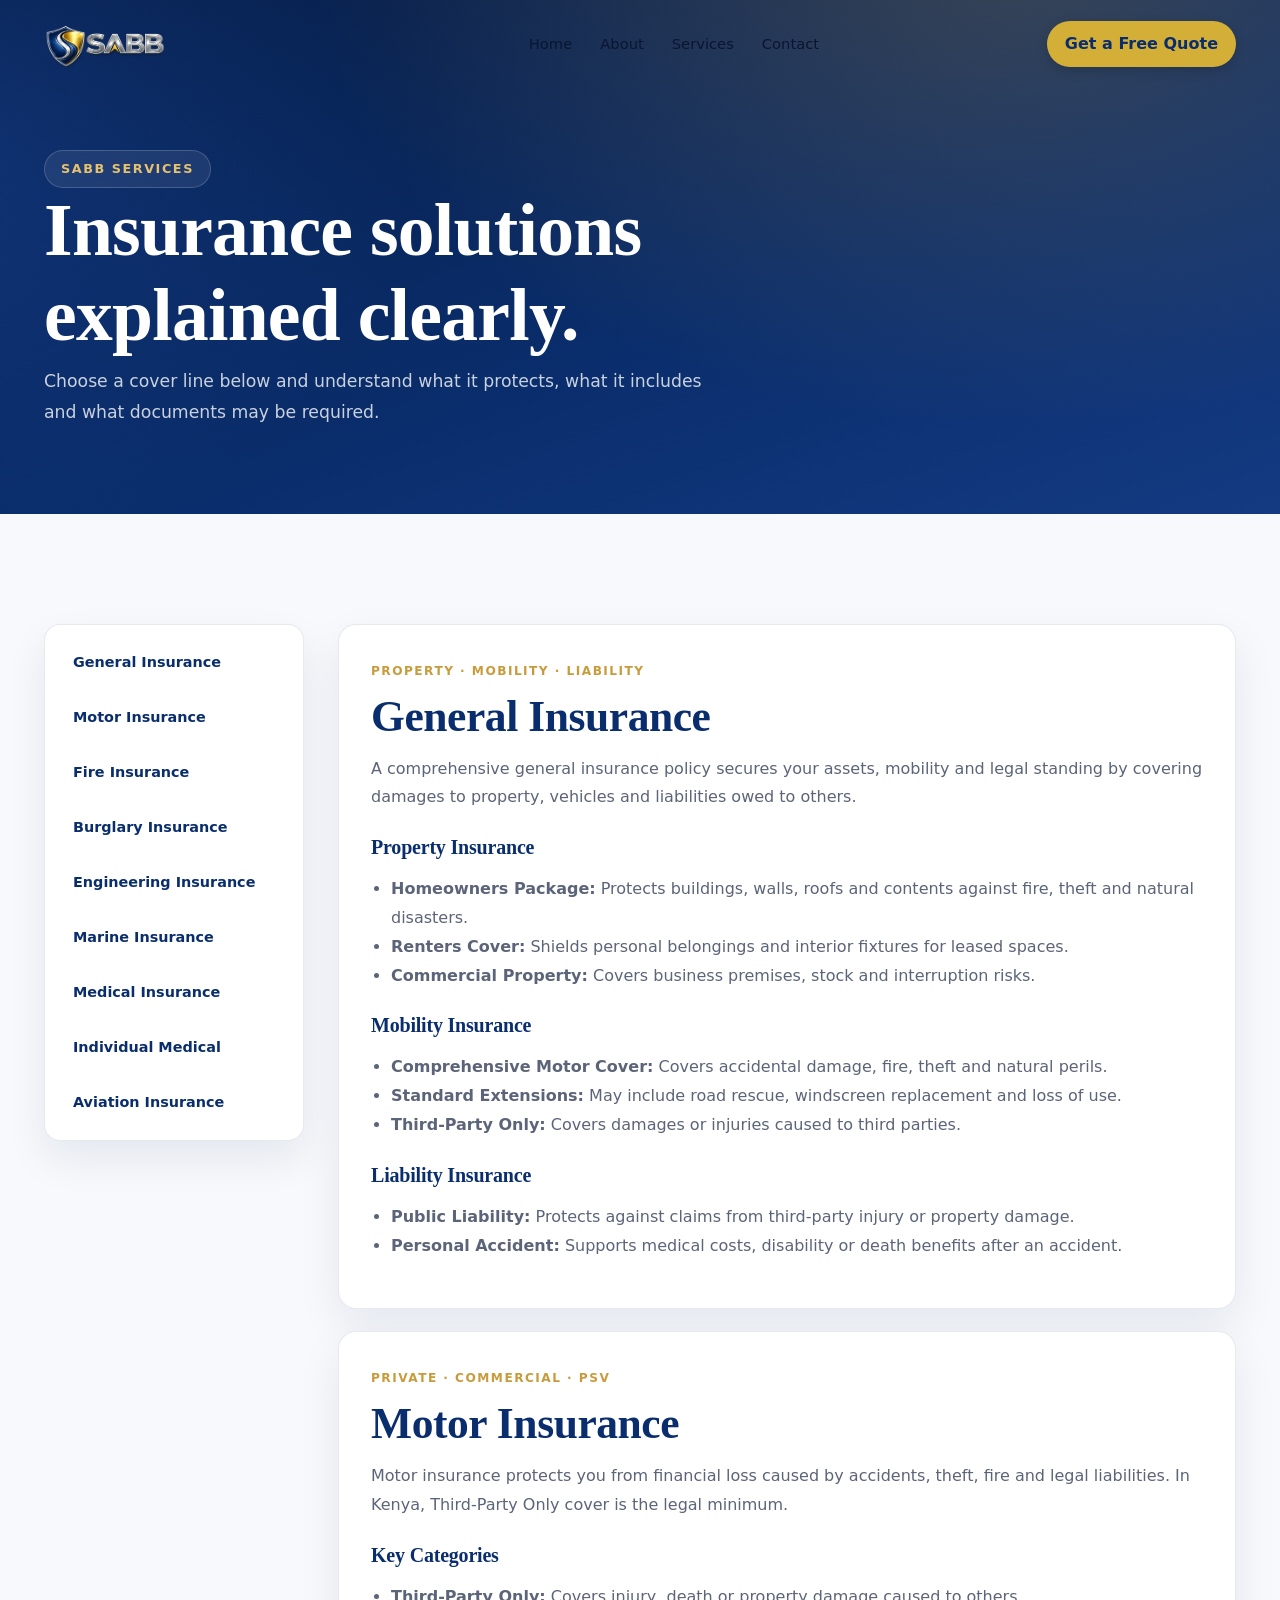
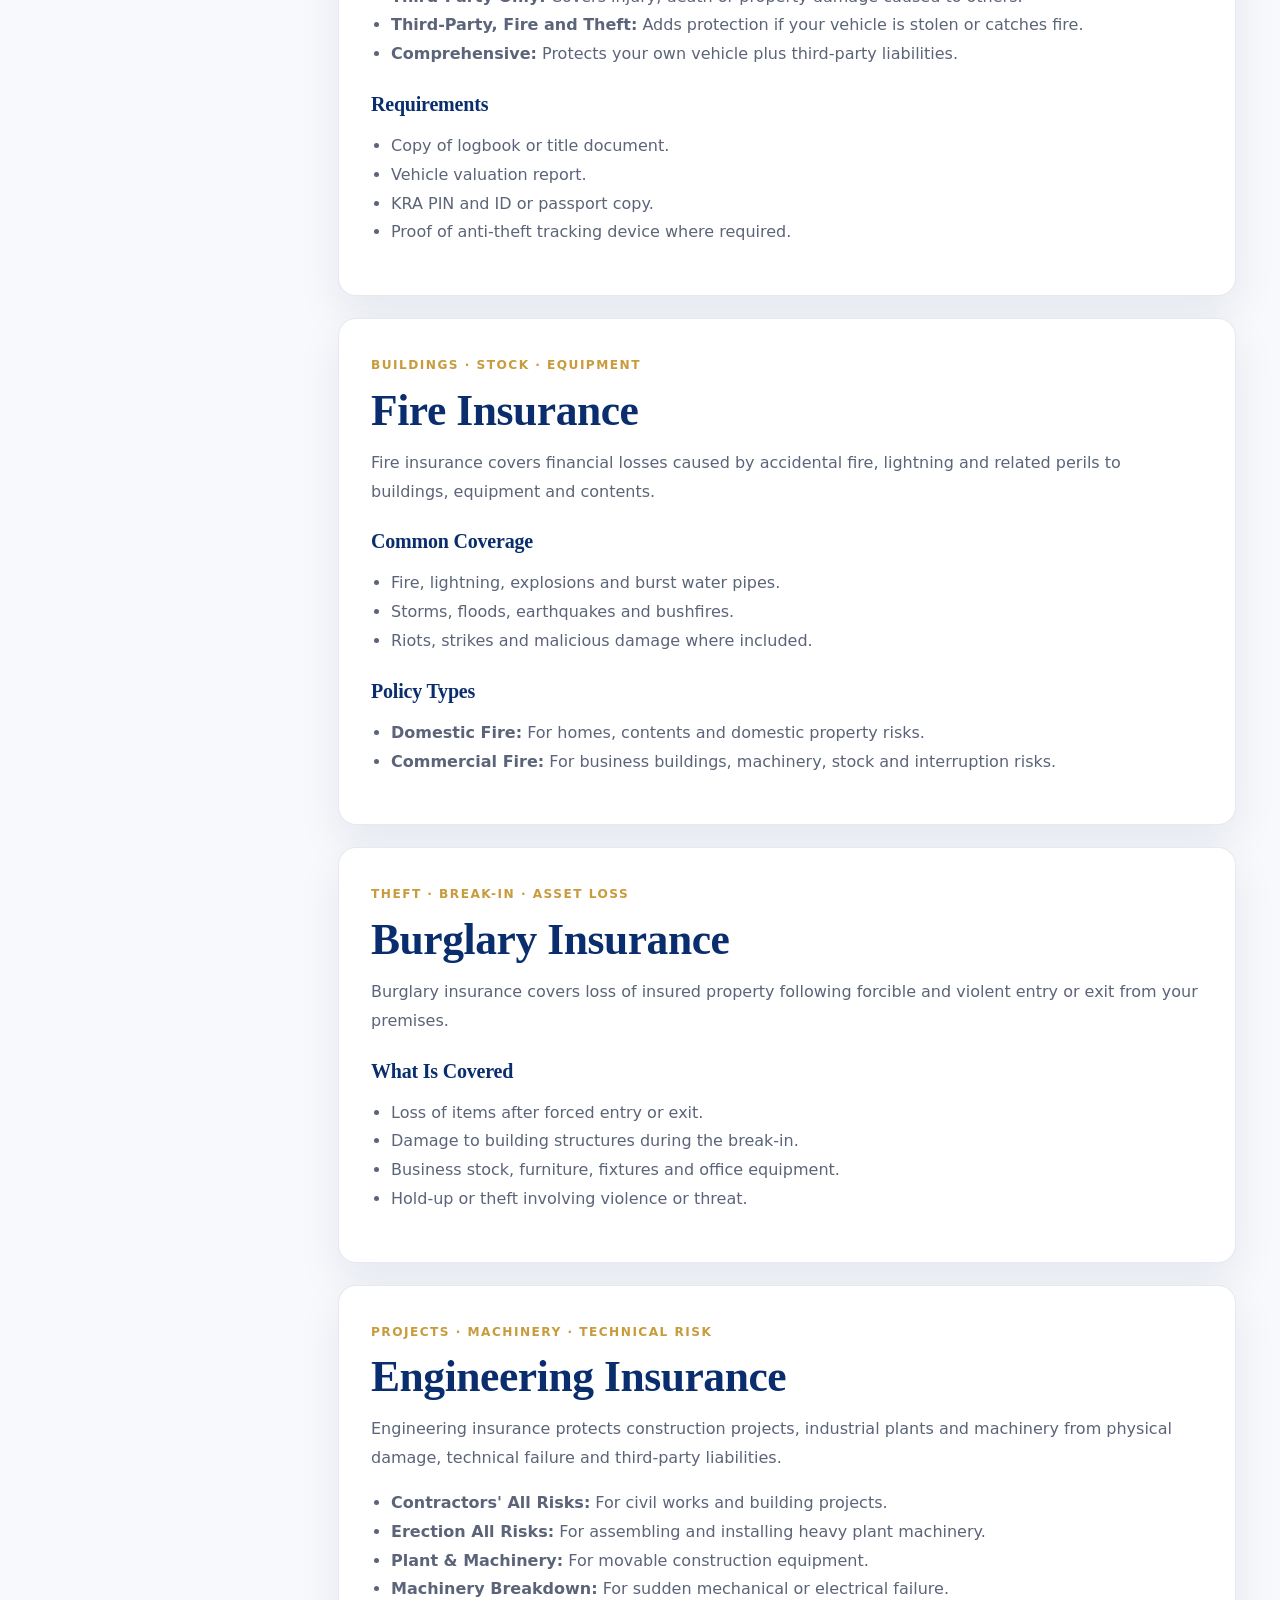
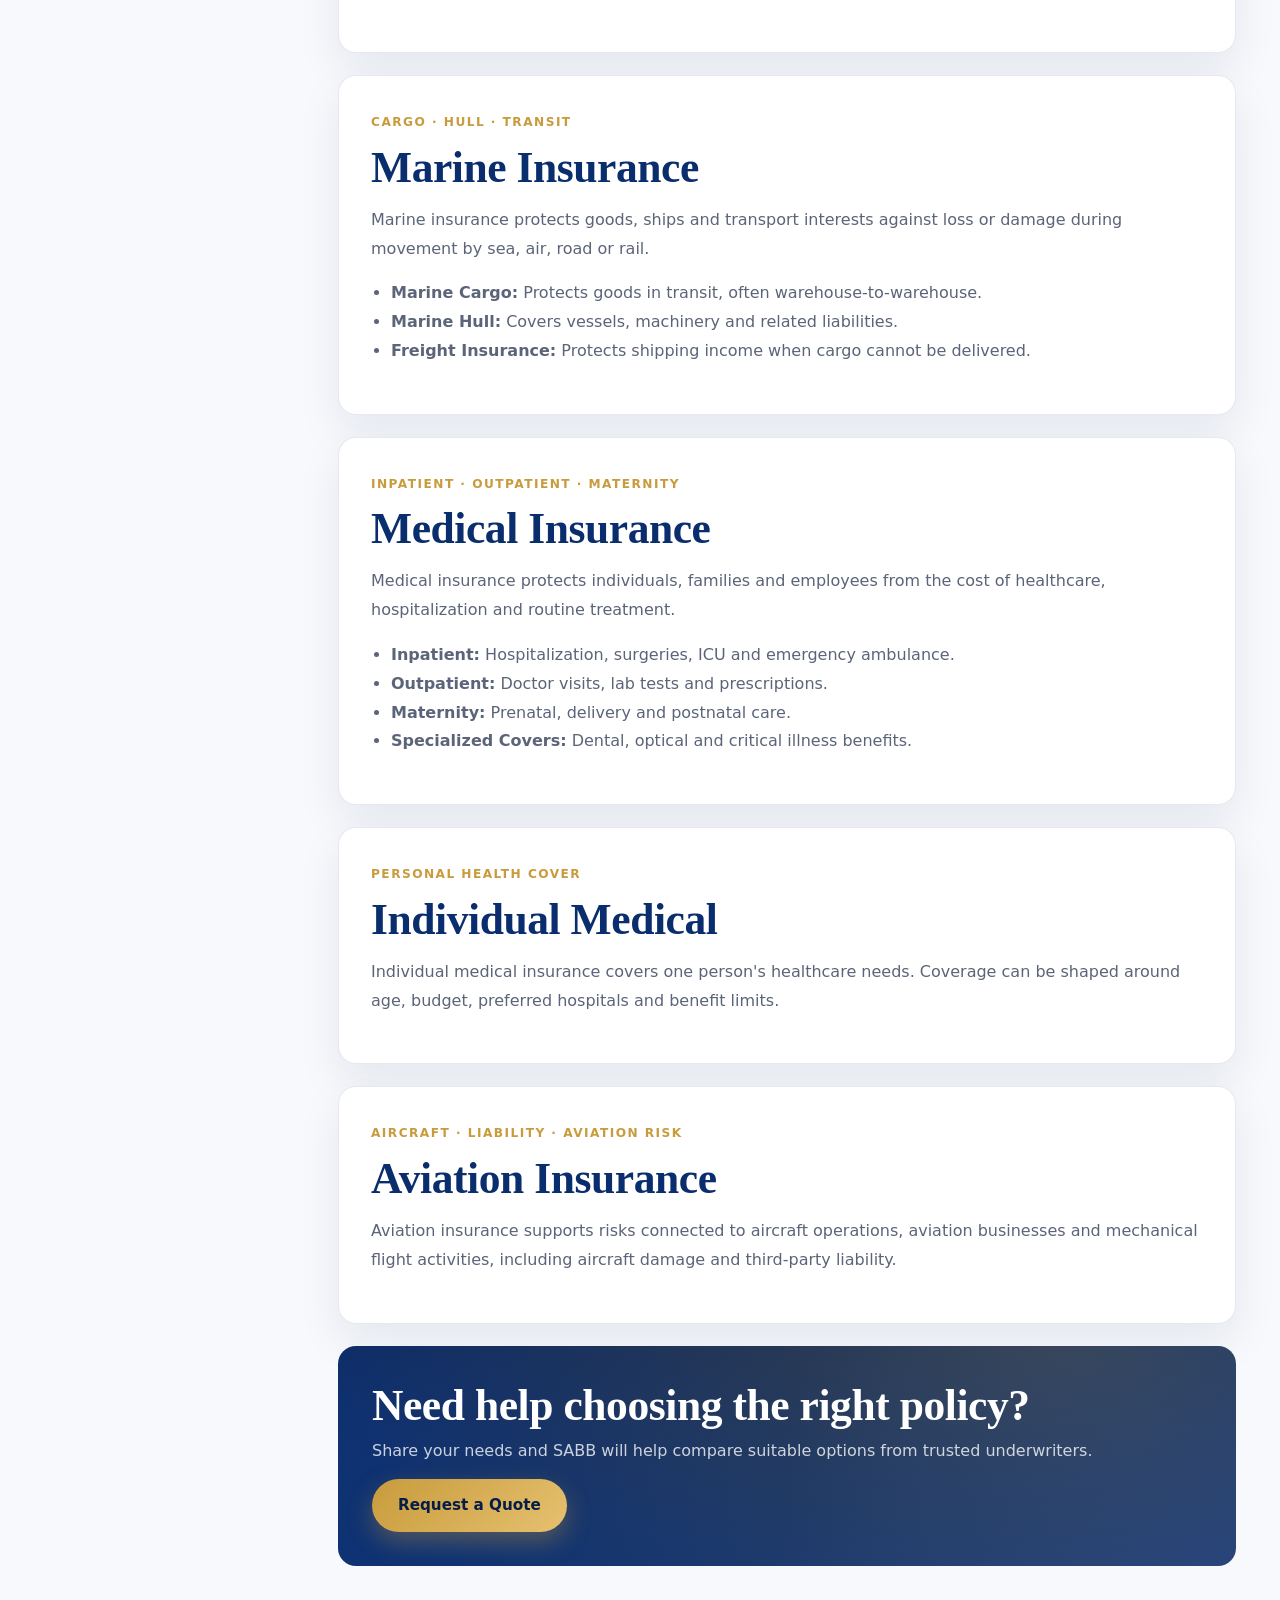
<file: services.html>
<!doctype html>
<html lang="en">
<head>
  <meta charset="UTF-8" />
  <meta name="viewport" content="width=device-width, initial-scale=1.0" />
  <title>Insurance Services — SABB Insurance Brokers Limited</title>
  <meta name="description" content="Explore SABB Insurance Brokers Limited services including motor, medical, fire, burglary, marine, engineering, life and business insurance." />
  <link rel="stylesheet" href="style.css" />
</head>
<body>

<header class="nav scrolled">
  <div class="container nav-inner">
    <a href="index.html#home" class="brand">
      <img src="sabb without slogan.png" alt="SABB Insurance Brokers Limited" />
    </a>
    <nav class="nav-links">
      <a href="index.html#home">Home</a>
      <a href="index.html#about">About</a>
      <a href="index.html#services">Services</a>
      <a href="index.html#contact">Contact</a>
    </nav>
    <a href="quote.html" class="nav-quote-btn">Get a Free Quote</a>
  </div>
</header>

<section class="services-page-hero">
  <div class="container">
    <span class="eyebrow">SABB Services</span>
    <h1>Insurance solutions explained clearly.</h1>
    <p>Choose a cover line below and understand what it protects, what it includes and what documents may be required.</p>
  </div>
</section>

<section class="services-detail-page">
  <div class="container services-layout">
    <aside class="services-menu">
      <a href="#general-insurance">General Insurance</a>
      <a href="#motor-insurance">Motor Insurance</a>
      <a href="#fire-insurance">Fire Insurance</a>
      <a href="#burglary-insurance">Burglary Insurance</a>
      <a href="#engineering-insurance">Engineering Insurance</a>
      <a href="#marine-insurance">Marine Insurance</a>
      <a href="#medical-insurance">Medical Insurance</a>
      <a href="#individual-medical">Individual Medical</a>
      <a href="#aviation-insurance">Aviation Insurance</a>
    </aside>

    <main class="service-articles">
      <article id="general-insurance" class="service-article">
        <span class="service-kicker">Property · Mobility · Liability</span>
        <h2>General Insurance</h2>
        <p>A comprehensive general insurance policy secures your assets, mobility and legal standing by covering damages to property, vehicles and liabilities owed to others.</p>

        <h3>Property Insurance</h3>
        <ul>
          <li><strong>Homeowners Package:</strong> Protects buildings, walls, roofs and contents against fire, theft and natural disasters.</li>
          <li><strong>Renters Cover:</strong> Shields personal belongings and interior fixtures for leased spaces.</li>
          <li><strong>Commercial Property:</strong> Covers business premises, stock and interruption risks.</li>
        </ul>

        <h3>Mobility Insurance</h3>
        <ul>
          <li><strong>Comprehensive Motor Cover:</strong> Covers accidental damage, fire, theft and natural perils.</li>
          <li><strong>Standard Extensions:</strong> May include road rescue, windscreen replacement and loss of use.</li>
          <li><strong>Third-Party Only:</strong> Covers damages or injuries caused to third parties.</li>
        </ul>

        <h3>Liability Insurance</h3>
        <ul>
          <li><strong>Public Liability:</strong> Protects against claims from third-party injury or property damage.</li>
          <li><strong>Personal Accident:</strong> Supports medical costs, disability or death benefits after an accident.</li>
        </ul>
      </article>

      <article id="motor-insurance" class="service-article">
        <span class="service-kicker">Private · Commercial · PSV</span>
        <h2>Motor Insurance</h2>
        <p>Motor insurance protects you from financial loss caused by accidents, theft, fire and legal liabilities. In Kenya, Third-Party Only cover is the legal minimum.</p>

        <h3>Key Categories</h3>
        <ul>
          <li><strong>Third-Party Only:</strong> Covers injury, death or property damage caused to others.</li>
          <li><strong>Third-Party, Fire and Theft:</strong> Adds protection if your vehicle is stolen or catches fire.</li>
          <li><strong>Comprehensive:</strong> Protects your own vehicle plus third-party liabilities.</li>
        </ul>

        <h3>Requirements</h3>
        <ul>
          <li>Copy of logbook or title document.</li>
          <li>Vehicle valuation report.</li>
          <li>KRA PIN and ID or passport copy.</li>
          <li>Proof of anti-theft tracking device where required.</li>
        </ul>
      </article>

      <article id="fire-insurance" class="service-article">
        <span class="service-kicker">Buildings · Stock · Equipment</span>
        <h2>Fire Insurance</h2>
        <p>Fire insurance covers financial losses caused by accidental fire, lightning and related perils to buildings, equipment and contents.</p>

        <h3>Common Coverage</h3>
        <ul>
          <li>Fire, lightning, explosions and burst water pipes.</li>
          <li>Storms, floods, earthquakes and bushfires.</li>
          <li>Riots, strikes and malicious damage where included.</li>
        </ul>

        <h3>Policy Types</h3>
        <ul>
          <li><strong>Domestic Fire:</strong> For homes, contents and domestic property risks.</li>
          <li><strong>Commercial Fire:</strong> For business buildings, machinery, stock and interruption risks.</li>
        </ul>
      </article>

      <article id="burglary-insurance" class="service-article">
        <span class="service-kicker">Theft · Break-in · Asset Loss</span>
        <h2>Burglary Insurance</h2>
        <p>Burglary insurance covers loss of insured property following forcible and violent entry or exit from your premises.</p>

        <h3>What Is Covered</h3>
        <ul>
          <li>Loss of items after forced entry or exit.</li>
          <li>Damage to building structures during the break-in.</li>
          <li>Business stock, furniture, fixtures and office equipment.</li>
          <li>Hold-up or theft involving violence or threat.</li>
        </ul>
      </article>

      <article id="engineering-insurance" class="service-article">
        <span class="service-kicker">Projects · Machinery · Technical Risk</span>
        <h2>Engineering Insurance</h2>
        <p>Engineering insurance protects construction projects, industrial plants and machinery from physical damage, technical failure and third-party liabilities.</p>

        <ul>
          <li><strong>Contractors' All Risks:</strong> For civil works and building projects.</li>
          <li><strong>Erection All Risks:</strong> For assembling and installing heavy plant machinery.</li>
          <li><strong>Plant & Machinery:</strong> For movable construction equipment.</li>
          <li><strong>Machinery Breakdown:</strong> For sudden mechanical or electrical failure.</li>
        </ul>
      </article>

      <article id="marine-insurance" class="service-article">
        <span class="service-kicker">Cargo · Hull · Transit</span>
        <h2>Marine Insurance</h2>
        <p>Marine insurance protects goods, ships and transport interests against loss or damage during movement by sea, air, road or rail.</p>

        <ul>
          <li><strong>Marine Cargo:</strong> Protects goods in transit, often warehouse-to-warehouse.</li>
          <li><strong>Marine Hull:</strong> Covers vessels, machinery and related liabilities.</li>
          <li><strong>Freight Insurance:</strong> Protects shipping income when cargo cannot be delivered.</li>
        </ul>
      </article>

      <article id="medical-insurance" class="service-article">
        <span class="service-kicker">Inpatient · Outpatient · Maternity</span>
        <h2>Medical Insurance</h2>
        <p>Medical insurance protects individuals, families and employees from the cost of healthcare, hospitalization and routine treatment.</p>

        <ul>
          <li><strong>Inpatient:</strong> Hospitalization, surgeries, ICU and emergency ambulance.</li>
          <li><strong>Outpatient:</strong> Doctor visits, lab tests and prescriptions.</li>
          <li><strong>Maternity:</strong> Prenatal, delivery and postnatal care.</li>
          <li><strong>Specialized Covers:</strong> Dental, optical and critical illness benefits.</li>
        </ul>
      </article>

      <article id="individual-medical" class="service-article">
        <span class="service-kicker">Personal Health Cover</span>
        <h2>Individual Medical</h2>
        <p>Individual medical insurance covers one person's healthcare needs. Coverage can be shaped around age, budget, preferred hospitals and benefit limits.</p>
      </article>

      <article id="aviation-insurance" class="service-article">
        <span class="service-kicker">Aircraft · Liability · Aviation Risk</span>
        <h2>Aviation Insurance</h2>
        <p>Aviation insurance supports risks connected to aircraft operations, aviation businesses and mechanical flight activities, including aircraft damage and third-party liability.</p>
      </article>

      <div class="service-cta">
        <h2>Need help choosing the right policy?</h2>
        <p>Share your needs and SABB will help compare suitable options from trusted underwriters.</p>
        <a href="quote.html" class="btn btn-primary">Request a Quote</a>
      </div>
    </main>
  </div>
</section>

<script src="script.js"></script>
</body>
</html>
</file>
<file: style.css>
/* =========================================================
   SABB Insurance Brokers Limited — Premium Website Styles
   Pure CSS. No frameworks.
   ========================================================= */

:root {
  --navy: #0a2e6d;
  --navy-deep: #061d47;
  --navy-soft: #143a82;
  --gold: #c89b3c;
  --gold-light: #e6c170;
  --gold-soft: #f3dca0;
  --white: #ffffff;
  --ink: #0b1530;
  --muted: #5b6478;
  --bg: #f7f9fc;
  --bg-2: #eef2f8;
  --border: rgba(10, 46, 109, 0.12);
  --glass: rgba(255, 255, 255, 0.55);
  --glass-dark: rgba(10, 46, 109, 0.55);
  --radius: 18px;
  --radius-sm: 10px;
  --shadow-sm: 0 4px 14px rgba(10, 46, 109, 0.08);
  --shadow-md: 0 12px 32px rgba(10, 46, 109, 0.12);
  --shadow-lg: 0 30px 60px rgba(10, 46, 109, 0.18);
  --grad-brand: linear-gradient(135deg, #0a2e6d 0%, #143a82 55%, #1d4ca6 100%);
  --grad-gold: linear-gradient(135deg, #c89b3c 0%, #e6c170 100%);
  --grad-hero: radial-gradient(1200px 800px at 80% -10%, rgba(200,155,60,0.25), transparent 60%),
               radial-gradient(900px 700px at -10% 30%, rgba(29,76,166,0.45), transparent 60%),
               linear-gradient(160deg, #061d47 0%, #0a2e6d 60%, #143a82 100%);
  --font-sans: "Inter", "Segoe UI", system-ui, -apple-system, sans-serif;
  --font-display: "Playfair Display", "Georgia", serif;
}

/* Desktop Navbar Quote Button */
.nav-quote-btn {
    background: #D4AF37;
    color: #0A2E6D;
    padding: 10px 18px;
    border-radius: 30px;
    text-decoration: none;
    font-weight: 600;
    transition: 0.3s ease;
    box-shadow: 0 4px 12px rgba(0,0,0,0.15);
}

.nav-quote-btn:hover {
    background: #E0B84B;
    transform: translateY(-2px);
}

/* Mobile Floating Quote Button */
.mobile-quote-btn {
    display: none;
}

/* Mobile */
@media (max-width: 768px) {

    .nav-quote-btn {
        display: none;
    }

    .mobile-quote-btn {
        display: flex;
        align-items: center;
        justify-content: center;
        position: fixed;
        bottom: 20px;
        left: 20px;
        z-index: 9999;

        background: #D4AF37;
        color: #0A2E6D;
        text-decoration: none;
        font-weight: 600;
        font-size: 13px;

        padding: 10px 16px;
        border-radius: 30px;

        box-shadow: 0 4px 12px rgba(0,0,0,0.15);
        transition: 0.3s ease;
    }

    .mobile-quote-btn:hover {
        background: #E0B84B;
    }
}

/* ----- Reset ----- */
*, *::before, *::after { box-sizing: border-box; }
html, body { margin: 0; padding: 0; }
html { scroll-behavior: smooth; }
body {
  font-family: var(--font-sans);
  color: var(--ink);
  background: var(--bg);
  line-height: 1.6;
  -webkit-font-smoothing: antialiased;
  overflow-x: hidden;
}
img { max-width: 100%; display: block; }
a { color: inherit; text-decoration: none; }
button { font-family: inherit; cursor: pointer; border: none; background: none; }

h1, h2, h3, h4 {
  font-family: var(--font-display);
  color: var(--navy);
  line-height: 1.15;
  margin: 0 0 .5rem;
  letter-spacing: -0.01em;
}
h1 { font-size: clamp(2.4rem, 5vw, 4.2rem); }
h2 { font-size: clamp(1.9rem, 3.4vw, 2.8rem); }
h3 { font-size: 1.25rem; }
p { margin: 0 0 1rem; color: var(--muted); }

.container {
  width: 100%;
  max-width: 1240px;
  margin: 0 auto;
  padding: 0 24px;
}

/* ----- Loading screen ----- */
#loader {
  position: fixed; inset: 0; z-index: 9999;
  background: var(--grad-hero);
  display: grid; place-items: center;
  transition: opacity .6s ease, visibility .6s ease;
}
#loader.hidden { opacity: 0; visibility: hidden; }
.loader-inner { text-align: center; color: #fff; }
.loader-logo {
  width: 88px; height: 88px; margin: 0 auto 18px;
  border-radius: 50%;
  border: 2px solid rgba(255,255,255,.15);
  border-top-color: var(--gold);
  animation: spin 1.1s linear infinite;
}
@keyframes spin { to { transform: rotate(360deg); } }
.loader-text { font-family: var(--font-display); letter-spacing: .3em; font-size: .85rem; opacity: .85; }

/* ----- Mouse glow ----- */
#cursor-glow {
  position: fixed; top: 0; left: 0;
  width: 460px; height: 460px;
  border-radius: 50%;
  background: radial-gradient(circle, rgba(200,155,60,.18), transparent 60%);
  transform: translate(-50%, -50%);
  pointer-events: none;
  z-index: 1;
  transition: transform .15s ease-out;
  mix-blend-mode: screen;
}

/* ----- Navbar ----- */
.nav {
  position: fixed; top: 0; left: 0; right: 0; z-index: 100;
  padding: 14px 0;
  transition: all .35s ease;
}
.nav.scrolled {
  background: rgba(255,255,255,.85);
  backdrop-filter: saturate(180%) blur(18px);
  -webkit-backdrop-filter: saturate(180%) blur(18px);
  box-shadow: 0 6px 24px rgba(10,46,109,.08);
}
.nav-inner { display: flex; align-items: center; justify-content: space-between; gap: 24px; }
.brand { display: flex; align-items: center; gap: 12px; }
.brand img { height: 60px; width: auto; }
.brand-text { display: none; }
.nav-links { display: flex; gap: 28px; align-items: center; }
.nav-links a {
  font-size: .92rem; font-weight: 500; color: var(--ink);
  position: relative; padding: 6px 0;
  transition: color .25s;
}
.nav-links a::after {
  content: ""; position: absolute; left: 0; bottom: 0;
  width: 100%; height: 2px;
  background: var(--grad-gold);
  transform: scaleX(0); transform-origin: right;
  transition: transform .35s ease;
}
.nav-links a:hover, .nav-links a.active { color: var(--navy); }
.nav-links a.active::after, .nav-links a:hover::after { transform: scaleX(1); transform-origin: left; }
.nav-cta { display: inline-flex; }
.menu-btn { display: none; width: 42px; height: 42px; border-radius: 10px; align-items: center; justify-content: center; background: var(--navy); color: #fff; }
.menu-btn svg { width: 22px; height: 22px; }

/* ----- Buttons ----- */
.btn {
  display: inline-flex; align-items: center; gap: 10px;
  padding: 14px 26px;
  border-radius: 999px;
  font-weight: 600; font-size: .95rem;
  transition: all .3s ease;
  position: relative; overflow: hidden;
  white-space: nowrap;
}
.btn svg { width: 18px; height: 18px; }
.btn-primary { background: var(--grad-gold); color: var(--navy-deep); box-shadow: 0 10px 24px rgba(200,155,60,.35); }
.btn-primary:hover { transform: translateY(-2px); box-shadow: 0 16px 32px rgba(200,155,60,.45); }
.btn-ghost { background: rgba(255,255,255,.1); color: #fff; border: 1px solid rgba(255,255,255,.25); backdrop-filter: blur(10px); }
.btn-ghost:hover { background: rgba(255,255,255,.18); transform: translateY(-2px); }
.btn-outline { background: transparent; color: var(--navy); border: 1.5px solid var(--navy); }
.btn-outline:hover { background: var(--navy); color: #fff; }
.btn-link { color: var(--navy); font-weight: 600; display: inline-flex; align-items: center; gap: 6px; }
.btn-link::after { content: "→"; transition: transform .25s; }
.btn-link:hover { color: var(--gold); }
.btn-link:hover::after { transform: translateX(4px); }

/* ----- Hero ----- */
.hero {
  position: relative;
  min-height: 100vh;
  padding: 140px 0 80px;
  background: var(--grad-hero);
  color: #fff;
  overflow: hidden;
}
.hero::before {
  content: ""; position: absolute; inset: 0;
  background-image:
    radial-gradient(rgba(255,255,255,.06) 1px, transparent 1px);
  background-size: 28px 28px;
  mask-image: radial-gradient(ellipse at center, black 30%, transparent 75%);
  pointer-events: none;
}
.hero-grid {
  position: relative; z-index: 2;
  display: grid; grid-template-columns: 1.1fr .9fr; gap: 60px; align-items: center;
}
.eyebrow {
  display: inline-flex; align-items: center; gap: 10px;
  padding: 8px 16px;
  border-radius: 999px;
  background: rgba(255,255,255,.08);
  border: 1px solid rgba(255,255,255,.18);
  color: var(--gold-light);
  font-size: .8rem; font-weight: 600; letter-spacing: .12em; text-transform: uppercase;
  backdrop-filter: blur(10px);
}
.eyebrow .dot { width: 8px; height: 8px; border-radius: 50%; background: var(--gold); box-shadow: 0 0 12px var(--gold); }
.hero h1 { color: #fff; margin: 22px 0 18px; }
.hero h1 .accent { background: var(--grad-gold); -webkit-background-clip: text; background-clip: text; color: transparent; }
.hero p.lead { font-size: 1.15rem; color: rgba(255,255,255,.78); max-width: 560px; margin-bottom: 32px; }
.hero-actions { display: flex; gap: 14px; flex-wrap: wrap; margin-bottom: 48px; }

.hero-stats { display: grid; grid-template-columns: repeat(3, 1fr); gap: 18px; max-width: 560px; }
.hero-stat {
  padding: 18px 16px;
  background: rgba(255,255,255,.06);
  border: 1px solid rgba(255,255,255,.12);
  border-radius: 14px;
  backdrop-filter: blur(14px);
}
.hero-stat .n { font-family: var(--font-display); font-size: 1.8rem; color: var(--gold-light); }
.hero-stat .l { font-size: .75rem; color: rgba(255,255,255,.7); letter-spacing: .08em; text-transform: uppercase; }

/* Hero visual */
.hero-visual { position: relative; height: 520px; }
.shield {
  position: absolute; inset: 0; margin: auto;
  width: 380px; height: 460px;
  display: grid; place-items: center;
  border-radius: 50% 50% 22% 22% / 40% 40% 18% 18%;
  background: linear-gradient(160deg, rgba(255,255,255,.12), rgba(255,255,255,.02));
  border: 1px solid rgba(255,255,255,.18);
  backdrop-filter: blur(20px);
  animation: float 7s ease-in-out infinite;
  box-shadow: 0 40px 80px rgba(0,0,0,.35);
}
.shield::after {
  content: ""; position: absolute; inset: -2px;
  border-radius: inherit;
  background: linear-gradient(135deg, var(--gold), transparent 50%);
  -webkit-mask: linear-gradient(#000 0 0) content-box, linear-gradient(#000 0 0);
  -webkit-mask-composite: xor; mask-composite: exclude;
  padding: 1.5px;
  opacity: .8;
}
.shield svg { width: 140px; height: 140px; color: var(--gold-light); }
.float-card {
  position: absolute;
  padding: 14px 18px;
  background: rgba(255,255,255,.1);
  border: 1px solid rgba(255,255,255,.2);
  border-radius: 14px;
  backdrop-filter: blur(18px);
  color: #fff;
  box-shadow: 0 20px 40px rgba(0,0,0,.25);
  display: flex; align-items: center; gap: 12px;
  animation: float 6s ease-in-out infinite;
}
.float-card .ic {
  width: 38px; height: 38px; border-radius: 10px;
  display: grid; place-items: center;
  background: var(--grad-gold); color: var(--navy-deep);
}
.float-card strong { display: block; font-size: .9rem; }
.float-card span { font-size: .72rem; color: rgba(255,255,255,.7); }
.fc-1 { top: 30px; left: -10px; animation-delay: -2s; }
.fc-2 { bottom: 60px; right: -20px; animation-delay: -4s; }
.fc-3 { bottom: -20px; left: 40px; animation-delay: -1s; }

.float-dot {
  position: absolute; width: 10px; height: 10px; border-radius: 50%;
  background: var(--gold); box-shadow: 0 0 18px var(--gold);
  animation: float 5s ease-in-out infinite;
}
.fd-1 { top: 18%; right: 12%; }
.fd-2 { bottom: 22%; left: 6%; animation-delay: -2s; }
.fd-3 { top: 60%; right: 0; animation-delay: -1s; background: #fff; box-shadow: 0 0 18px #fff; }

@keyframes float {
  0%, 100% { transform: translateY(0); }
  50% { transform: translateY(-14px); }
}

/* ----- Sections base ----- */
section { position: relative; padding: 110px 0; }
.section-head { text-align: center; max-width: 720px; margin: 0 auto 60px; }
.section-head .eyebrow { color: var(--gold); background: rgba(200,155,60,.1); border-color: rgba(200,155,60,.25); }
.section-head p { margin-top: 10px; font-size: 1.05rem; }

/* Reveal */
.reveal { opacity: 0; transform: translateY(28px); transition: opacity .8s ease, transform .8s ease; }
.reveal.in { opacity: 1; transform: translateY(0); }

/* ----- About ----- */
#about { background: var(--white); }
.about-grid { display: grid; grid-template-columns: 1.05fr 1fr; gap: 60px; align-items: center; }
.about-visual {
  position: relative;
  padding: 32px;
  background: var(--grad-brand);
  border-radius: 26px;
  color: #fff;
  overflow: hidden;
  box-shadow: var(--shadow-lg);
}
.about-visual::before {
  content: ""; position: absolute; inset: 0;
  background: radial-gradient(600px 300px at 100% 0%, rgba(200,155,60,.35), transparent 60%);
}
.about-visual h3 { color: var(--gold-light); font-family: var(--font-display); position: relative; }
.about-visual ul { list-style: none; padding: 0; margin: 18px 0 0; position: relative; }
.about-visual li { display: flex; gap: 12px; padding: 12px 0; border-bottom: 1px solid rgba(255,255,255,.08); color: rgba(255,255,255,.85); }
.about-visual li:last-child { border: 0; }
.about-visual li svg { width: 20px; height: 20px; color: var(--gold-light); flex-shrink: 0; }

.mvv { display: grid; grid-template-columns: 1fr 1fr; gap: 16px; margin-top: 28px; }
.mvv-card {
  padding: 22px;
  background: var(--bg);
  border: 1px solid var(--border);
  border-radius: var(--radius);
  transition: all .3s;
}
.mvv-card:hover { transform: translateY(-4px); box-shadow: var(--shadow-md); border-color: var(--gold); }
.mvv-card .ic { width: 44px; height: 44px; border-radius: 12px; display: grid; place-items: center; background: var(--grad-brand); color: var(--gold-light); margin-bottom: 12px; }
.mvv-card h4 { font-family: var(--font-display); color: var(--navy); margin: 0 0 6px; font-size: 1.05rem; }
.mvv-card p { font-size: .9rem; margin: 0; }

/* ----- Why Choose Us ----- */
#why { background: var(--bg); }
.why-grid { display: grid; grid-template-columns: repeat(3, 1fr); gap: 22px; }
.why-card {
  position: relative;
  padding: 32px 26px;
  background: #fff;
  border-radius: 20px;
  border: 1px solid var(--border);
  overflow: hidden;
  transition: all .4s ease;
}
.why-card::before {
  content: ""; position: absolute; inset: 0;
  background: var(--grad-brand);
  opacity: 0; transition: opacity .4s ease;
  z-index: 0;
}
.why-card > * { position: relative; z-index: 1; transition: color .4s ease; }
.why-card .ic {
  width: 56px; height: 56px; border-radius: 14px;
  display: grid; place-items: center;
  background: linear-gradient(135deg, rgba(10,46,109,.08), rgba(200,155,60,.12));
  color: var(--navy);
  margin-bottom: 18px;
  transition: all .4s;
}
.why-card .ic svg { width: 28px; height: 28px; }
.why-card h3 { font-size: 1.15rem; margin-bottom: 8px; }
.why-card p { font-size: .92rem; margin: 0; }
.why-card:hover { transform: translateY(-8px); box-shadow: var(--shadow-lg); }
.why-card:hover::before { opacity: 1; }
.why-card:hover h3, .why-card:hover p { color: #fff; }
.why-card:hover .ic { background: var(--grad-gold); color: var(--navy-deep); }

/* ----- Services ----- */
#services { background: var(--white); }
.services-grid { display: grid; grid-template-columns: repeat(3, 1fr); gap: 22px; }
.svc-card {
  position: relative;
  padding: 28px;
  border-radius: 20px;
  background: linear-gradient(180deg, #fff, #f7f9fc);
  border: 1px solid var(--border);
  transition: all .35s ease;
  overflow: hidden;
}
.svc-card::after {
  content: ""; position: absolute; top: 0; left: 0;
  width: 100%; height: 4px;
  background: var(--grad-gold);
  transform: scaleX(0); transform-origin: left;
  transition: transform .4s ease;
}
.svc-card:hover { transform: translateY(-6px); box-shadow: var(--shadow-lg); border-color: transparent; }
.svc-card:hover::after { transform: scaleX(1); }
.svc-card .ic {
  width: 50px; height: 50px; border-radius: 12px;
  display: grid; place-items: center; margin-bottom: 16px;
  background: var(--grad-brand); color: var(--gold-light);
}
.svc-card .ic svg { width: 24px; height: 24px; }
.svc-card h3 { font-size: 1.1rem; margin-bottom: 8px; }
.svc-card p { font-size: .9rem; margin-bottom: 16px; min-height: 60px; }

/* ----- Compliance Timeline ----- */
#compliance {
  background: var(--grad-brand);
  color: #fff;
  overflow: hidden;
}
#compliance::before {
  content: ""; position: absolute; inset: 0;
  background: radial-gradient(800px 500px at 90% 10%, rgba(200,155,60,.2), transparent 60%);
}
#compliance .section-head h2 { color: #fff; }
#compliance .section-head p { color: rgba(255,255,255,.75); }
#compliance .section-head .eyebrow { color: var(--gold-light); background: rgba(255,255,255,.06); border-color: rgba(255,255,255,.15); }

.timeline { position: relative; max-width: 920px; margin: 0 auto; padding: 20px 0; }
.timeline::before {
  content: ""; position: absolute; left: 50%; top: 0; bottom: 0;
  width: 2px; background: linear-gradient(180deg, transparent, var(--gold), transparent);
  transform: translateX(-50%);
}
.tl-item {
  position: relative;
  display: grid; grid-template-columns: 1fr auto 1fr;
  align-items: center; gap: 24px;
  margin-bottom: 30px;
}
.tl-item .dot {
  width: 18px; height: 18px; border-radius: 50%;
  background: var(--gold); box-shadow: 0 0 0 6px rgba(200,155,60,.2);
  position: relative; z-index: 2;
}
.tl-card {
  padding: 22px 26px;
  background: rgba(255,255,255,.06);
  border: 1px solid rgba(255,255,255,.14);
  border-radius: 16px;
  backdrop-filter: blur(14px);
}
.tl-card h3 { color: var(--gold-light); font-family: var(--font-display); font-size: 1.15rem; margin: 0 0 8px; }
.tl-card p { color: rgba(255,255,255,.78); font-size: .92rem; margin: 0; }
.tl-item:nth-child(odd) .tl-card:first-of-type { grid-column: 1; text-align: right; }
.tl-item:nth-child(odd) .tl-card:last-of-type { display: none; }
.tl-item:nth-child(even) .tl-card:first-of-type { display: none; }
.tl-item:nth-child(even) .tl-card:last-of-type { grid-column: 3; }

/* ----- Claims Process ----- */
#claims { background: var(--bg); }
.steps {
  display: grid; grid-template-columns: repeat(4, 1fr); gap: 22px;
  position: relative;
}
.step {
  position: relative;
  padding: 28px 22px;
  background: #fff;
  border-radius: 18px;
  border: 1px solid var(--border);
  text-align: center;
  transition: all .3s;
}
.step:hover { transform: translateY(-6px); box-shadow: var(--shadow-lg); }
.step .num {
  width: 54px; height: 54px; border-radius: 50%;
  display: grid; place-items: center;
  margin: 0 auto 16px;
  font-family: var(--font-display); font-size: 1.3rem; font-weight: 700;
  background: var(--grad-brand); color: var(--gold-light);
  box-shadow: 0 10px 24px rgba(10,46,109,.25);
}
.step h3 { font-size: 1.05rem; }
.step p { font-size: .88rem; margin: 0; }
.step:not(:last-child)::after {
  content: ""; position: absolute; top: 50px; right: -20px;
  width: 28px; height: 2px;
  background: linear-gradient(90deg, var(--gold), transparent);
}

/* ----- Stats ----- */
#stats { background: var(--navy-deep); color: #fff; padding: 80px 0; }
.stats-grid { display: grid; grid-template-columns: repeat(4, 1fr); gap: 30px; text-align: center; }
.stat .num { font-family: var(--font-display); font-size: clamp(2.4rem, 4vw, 3.5rem); color: var(--gold-light); }
.stat .num::after { content: "+"; color: var(--gold); }
.stat .l { font-size: .85rem; letter-spacing: .15em; text-transform: uppercase; color: rgba(255,255,255,.7); }

/* ----- Testimonials ----- */
#testimonials { background: var(--white); overflow: hidden; }
.t-wrap { position: relative; max-width: 880px; margin: 0 auto; }
.t-track { display: flex; transition: transform .6s cubic-bezier(.22,.61,.36,1); }
.t-slide { min-width: 100%; padding: 0 6px; }
.t-card {
  padding: 40px;
  background: linear-gradient(160deg, rgba(255,255,255,.7), rgba(238,242,248,.5));
  border: 1px solid var(--border);
  border-radius: 24px;
  backdrop-filter: blur(18px);
  box-shadow: var(--shadow-md);
  text-align: center;
}
.t-card .quote { font-family: var(--font-display); font-size: 1.2rem; color: var(--ink); line-height: 1.6; }
.t-card .who { margin-top: 22px; }
.t-card .who strong { color: var(--navy); }
.t-card .who span { display: block; color: var(--muted); font-size: .85rem; }
.t-card .stars { color: var(--gold); margin-bottom: 16px; letter-spacing: 4px; }
.t-dots { display: flex; justify-content: center; gap: 8px; margin-top: 26px; }
.t-dot { width: 10px; height: 10px; border-radius: 50%; background: var(--border); transition: all .3s; cursor: pointer; }
.t-dot.active { background: var(--gold); width: 28px; border-radius: 6px; }

/* ----- FAQ ----- */
#faq { background: var(--bg); }
.faq-list { max-width: 820px; margin: 0 auto; display: flex; flex-direction: column; gap: 12px; }
.faq-item {
  background: #fff;
  border: 1px solid var(--border);
  border-radius: 14px;
  overflow: hidden;
  transition: all .25s;
}
.faq-item.open { border-color: var(--gold); box-shadow: var(--shadow-md); }
.faq-q {
  width: 100%;
  display: flex; justify-content: space-between; align-items: center;
  padding: 20px 24px;
  font-weight: 600; color: var(--navy); text-align: left;
  font-size: 1rem;
}
.faq-q .pm { width: 26px; height: 26px; border-radius: 50%; display: grid; place-items: center; background: var(--bg); color: var(--navy); transition: all .3s; flex-shrink: 0; margin-left: 16px; }
.faq-item.open .pm { background: var(--grad-gold); transform: rotate(45deg); }
.faq-a { max-height: 0; overflow: hidden; transition: max-height .4s ease, padding .4s; padding: 0 24px; color: var(--muted); }
.faq-item.open .faq-a { max-height: 320px; padding: 0 24px 22px; }

/* ----- Contact ----- */
#contact { background: var(--white); }
.contact-grid { display: grid; grid-template-columns: 1fr 1.1fr; gap: 40px; }
.contact-info {
  padding: 36px;
  background: var(--grad-brand);
  color: #fff;
  border-radius: 22px;
  position: relative; overflow: hidden;
  box-shadow: var(--shadow-lg);
}
.contact-info::before {
  content: ""; position: absolute; inset: 0;
  background: radial-gradient(500px 300px at 100% 100%, rgba(200,155,60,.3), transparent 60%);
}
.contact-info h3, .contact-info p { color: #fff; position: relative; }
.contact-info h3 { font-family: var(--font-display); color: var(--gold-light); }
.contact-info p { color: rgba(255,255,255,.78); }
.ci-list { list-style: none; padding: 0; margin: 28px 0 0; display: flex; flex-direction: column; gap: 18px; position: relative; }
.ci-list li { display: flex; gap: 14px; align-items: flex-start; }
.ci-list .ic { width: 42px; height: 42px; border-radius: 12px; background: rgba(255,255,255,.1); border: 1px solid rgba(255,255,255,.18); display: grid; place-items: center; flex-shrink: 0; color: var(--gold-light); }
.ci-list strong { color: #fff; font-size: .85rem; letter-spacing: .1em; text-transform: uppercase; }
.ci-list a, .ci-list span { color: rgba(255,255,255,.9); font-size: .95rem; }
.ci-list a:hover { color: var(--gold-light); }
.socials { display: flex; gap: 10px; margin-top: 28px; position: relative; }
.socials a {
  width: 40px; height: 40px; border-radius: 10px;
  display: grid; place-items: center;
  background: rgba(255,255,255,.08); border: 1px solid rgba(255,255,255,.15);
  color: #fff; transition: all .3s;
}
.socials a:hover { background: var(--gold); color: var(--navy-deep); transform: translateY(-3px); }
.socials svg { width: 18px; height: 18px; }

.contact-form {
  padding: 36px;
  background: #fff;
  border-radius: 22px;
  border: 1px solid var(--border);
  box-shadow: var(--shadow-md);
}
.contact-form h3 { margin-bottom: 6px; }
.form-row { display: grid; grid-template-columns: 1fr 1fr; gap: 14px; }
.field { margin-bottom: 14px; }
.field label { display: block; font-size: .82rem; font-weight: 600; color: var(--navy); margin-bottom: 6px; }
.field input, .field select, .field textarea {
  width: 100%; padding: 12px 14px;
  border: 1px solid var(--border); border-radius: 10px;
  font-family: inherit; font-size: .95rem; color: var(--ink);
  background: var(--bg);
  transition: all .25s;
}
.field input:focus, .field select:focus, .field textarea:focus {
  outline: none; border-color: var(--gold);
  box-shadow: 0 0 0 4px rgba(200,155,60,.15);
  background: #fff;
}
.field textarea { min-height: 110px; resize: vertical; }
.map-box {
  margin-top: 24px;
  height: 220px;
  border-radius: 16px;
  overflow: hidden;
  border: 1px solid var(--border);
  background: #112233; /* Safe backdrop shade structure value anchor color parameter */
  position: relative;
}

/* Ensure the iframe tracking component fills out the dimensional architecture limits flawlessly */
.map-box iframe {
  width: 100%;
  height: 100%;
  display: block;
}

/* Premium Floating Minimal Office Location Badge Panel styling layout overlay configuration rule properties */
.office-suite-badge {
  position: absolute;
  bottom: 12px;
  left: 12px;
  z-index: 5;
  background: rgba(6, 28, 35, 0.9);
  border: 1px solid rgba(212, 175, 55, 0.4);
  backdrop-filter: blur(12px);
  -webkit-backdrop-filter: blur(12px);
  color: #fff;
  padding: 6px 12px;
  border-radius: 8px;
  font-size: 0.76rem;
  font-weight: 600;
  letter-spacing: 0.02em;
  box-shadow: 0 4px 12px rgba(0,0,0,0.25);
  pointer-events: none; /* Stops the badge layer element cursor area blocking click tracking control behaviors */
}
/* Center-aligns your custom animation pin perfectly over the live map frame window */
.map-pin-overlay {
  position: absolute;
  inset: 0;
  display: grid;
  place-items: center;
  pointer-events: none; /* Allows users to still drag the map behind it */
  z-index: 4;
}
/* ----- Footer ----- */
footer {
  background: var(--navy-deep);
  color: rgba(255,255,255,.7);
  padding: 70px 0 24px;
  position: relative;
  overflow: hidden;
}
footer::before {
  content: ""; position: absolute; inset: 0;
  background: radial-gradient(800px 400px at 50% -50%, rgba(200,155,60,.15), transparent 60%);
}
.foot-grid { display: grid; grid-template-columns: 1.4fr 1fr 1fr 1.2fr; gap: 40px; position: relative; }
.foot-brand img { height: 56px; background: #fff; padding: 8px 12px; border-radius: 10px; }
.foot-brand p { margin-top: 16px; font-size: .9rem; max-width: 320px; }
.foot-col h4 { color: #fff; font-family: var(--font-display); font-size: 1rem; margin-bottom: 16px; }
.foot-col ul { list-style: none; padding: 0; margin: 0; display: flex; flex-direction: column; gap: 10px; }
.foot-col a { font-size: .9rem; transition: color .2s; }
.foot-col a:hover { color: var(--gold-light); }
.foot-bottom {
  margin-top: 50px; padding-top: 22px;
  border-top: 1px solid rgba(255,255,255,.08);
  display: flex; justify-content: space-between; flex-wrap: wrap; gap: 12px;
  font-size: .82rem; position: relative;
}
.foot-bottom .tag { color: var(--gold-light); }

/* ----- Back to top ----- */
#toTop {
  position: fixed; bottom: 28px; right: 28px; z-index: 90;
  width: 48px; height: 48px; border-radius: 50%;
  background: var(--grad-gold); color: var(--navy-deep);
  display: grid; place-items: center;
  box-shadow: var(--shadow-lg);
  opacity: 0; transform: translateY(20px); pointer-events: none;
  transition: all .35s ease;
}
#toTop.show { opacity: 1; transform: translateY(0); pointer-events: auto; }
#toTop:hover { transform: translateY(-4px); }

/* ----- Particles ----- */
#particles { position: absolute; inset: 0; pointer-events: none; z-index: 1; }
.particle {
  position: absolute; border-radius: 50%;
  background: rgba(200,155,60,.35);
  animation: rise linear infinite;
}
@keyframes rise {
  from { transform: translateY(0); opacity: 0; }
  10% { opacity: 1; }
  to { transform: translateY(-120vh); opacity: 0; }
}

/* ----- Responsive ----- */
@media (max-width: 1024px) {
  .hero-grid, .about-grid, .contact-grid { grid-template-columns: 1fr; }
  .hero-visual { height: 420px; margin-top: 30px; }
  .why-grid, .services-grid { grid-template-columns: repeat(2, 1fr); }
  .steps { grid-template-columns: repeat(2, 1fr); }
  .step:nth-child(2)::after { display: none; }
  .foot-grid { grid-template-columns: 1fr 1fr; }
}
@media (max-width: 768px) {
  .nav-links { display: none; }
  .nav-links.open {
    display: flex; flex-direction: column;
    position: absolute; top: 76px; left: 16px; right: 16px;
    background: #fff; padding: 22px; border-radius: 16px;
    box-shadow: var(--shadow-lg); gap: 14px;
  }
  .nav-cta { display: none; }
  .menu-btn { display: grid; }
  .hero { padding: 120px 0 60px; }
  .hero-stats { grid-template-columns: repeat(3, 1fr); }
  .why-grid, .services-grid, .stats-grid { grid-template-columns: 1fr 1fr; }
  .steps { grid-template-columns: 1fr; }
  .step::after { display: none !important; }
  .timeline::before { left: 16px; }
  .tl-item { grid-template-columns: 36px 1fr !important; gap: 16px; }
  .tl-item .dot { margin-left: 8px; }
  .tl-item .tl-card { grid-column: 2 !important; text-align: left !important; display: block !important; }
  .tl-item .tl-card:last-of-type:first-of-type { display: block; }
  .form-row { grid-template-columns: 1fr; }
  .foot-grid { grid-template-columns: 1fr; }
  section { padding: 80px 0; }
}
@media (max-width: 480px) {
  .why-grid, .services-grid, .stats-grid { grid-template-columns: 1fr; }
  .hero-stats { grid-template-columns: 1fr; }
  .shield { width: 280px; height: 340px; }
  .shield svg { width: 100px; height: 100px; }
  .fc-2 { right: 0; }
}

#admin-padlock-link:hover .padlock-icon {
  background: rgba(255, 215, 0, 0.25) !important;
  box-shadow: 0 0 15px rgba(255, 215, 0, 0.5) !important;
  transform: scale(1.1);
}

#admin-padlock-link:active .padlock-icon {
  transform: scale(0.95);
}


/* =========================================================
   LEADERSHIP & EXPERTISE
   ========================================================= */

.leadership-expertise {
  margin-top: 32px;
}


/* heading */

.expertise-heading {
  display: flex;
  align-items: center;
  gap: 14px;

  margin-bottom: 16px;

  color: var(--navy);

  font-size: 0.72rem;
  font-weight: 800;

  text-transform: uppercase;
  letter-spacing: 0.14em;
}

.expertise-line {
  flex: 1;

  height: 1px;

  background: linear-gradient(
    90deg,
    rgba(10, 46, 109, 0.15),
    transparent
  );
}


/* qualification grid */

.qualification-grid {
  display: grid;

  grid-template-columns: repeat(2, 1fr);

  gap: 10px;
}


/* individual qualification */

.qualification-item {
  position: relative;

  display: flex;
  align-items: flex-start;

  gap: 13px;

  min-height: 78px;

  padding: 14px 15px;

  border: 1px solid rgba(10, 46, 109, 0.08);

  border-radius: 12px;

  background: #fafbfd;

  transition:
    transform 0.25s ease,
    border-color 0.25s ease,
    background 0.25s ease,
    box-shadow 0.25s ease;
}

.qualification-item:hover {
  transform: translateY(-2px);

  border-color: rgba(200, 155, 60, 0.35);

  background: #fff;

  box-shadow:
    0 10px 25px rgba(6, 29, 71, 0.06);
}


/* number */

.qualification-number {
  flex-shrink: 0;

  display: grid;
  place-items: center;

  width: 29px;
  height: 29px;

  border-radius: 8px;

  background: rgba(200, 155, 60, 0.10);

  color: var(--gold);

  font-size: 0.63rem;

  font-weight: 800;
}


/* text */

.qualification-content {
  display: flex;
  flex-direction: column;

  gap: 5px;
}

.qualification-content strong {
  color: var(--navy);

  font-size: 0.78rem;

  line-height: 1.35;

  font-weight: 800;
}

.qualification-content span {
  color: var(--muted);

  font-size: 0.68rem;

  line-height: 1.4;
}


/* =========================================================
   TABLET
   ========================================================= */

@media (max-width: 900px) {

  .leadership-expertise {
    margin-top: 25px;
  }

  .qualification-item {
    min-height: 72px;

    padding: 12px;
  }

}


/* =========================================================
   MOBILE
   ========================================================= */

@media (max-width: 700px) {

  .leadership-expertise {
    margin-top: 25px;
  }

  .expertise-heading {
    justify-content: center;

    font-size: 0.68rem;
  }

  .qualification-grid {
    grid-template-columns: 1fr;

    gap: 8px;
  }

  .qualification-item {
    text-align: left;
  }

  .qualification-content strong {
    font-size: 0.76rem;
  }

  .qualification-content span {
    font-size: 0.66rem;
  }

}




/* =========================================================
   SABB INSURANCE
   SINGLE LEADERSHIP BOARD
   ========================================================= */

.leadership-section {
  position: relative;

  padding: 110px 0 100px;

  background:
    radial-gradient(
      circle at 8% 12%,
      rgba(200, 155, 60, 0.10),
      transparent 30%
    ),
    radial-gradient(
      circle at 92% 88%,
      rgba(10, 46, 109, 0.05),
      transparent 30%
    ),
    linear-gradient(
      180deg,
      #ffffff 0%,
      #f7f9fc 100%
    );

  overflow: hidden;
}


/* =========================================================
   SECTION HEADING
   ========================================================= */

.leadership-heading {
  max-width: 760px;

  margin: 0 auto 55px;

  text-align: center;
}

.leadership-heading .eyebrow {
  display: inline-flex;

  align-items: center;

  gap: 10px;

  margin-bottom: 16px;

  color: var(--gold);

  font-size: 0.76rem;

  font-weight: 800;

  text-transform: uppercase;

  letter-spacing: 0.16em;
}

.leadership-heading .eyebrow::before,
.leadership-heading .eyebrow::after {
  content: "";

  width: 28px;

  height: 1px;

  background: var(--gold);

  opacity: 0.65;
}

.leadership-heading h2 {
  margin: 0 0 18px;

  color: var(--navy);

  font-size: clamp(2.3rem, 4vw, 3.8rem);

  line-height: 1.08;

  letter-spacing: -0.04em;

  font-weight: 800;
}

.leadership-heading h2 span {
  color: var(--gold);
}

.leadership-heading p {
  max-width: 670px;

  margin: 0 auto;

  color: var(--muted);

  font-size: 1rem;

  line-height: 1.8;
}


/* =========================================================
   MAIN SINGLE CARD
   ========================================================= */

.leadership-board {
  position: relative;

  width: 100%;

  border:
    1px solid
    rgba(10, 46, 109, 0.10);

  border-radius: 30px;

  background:
    rgba(255, 255, 255, 0.97);

  box-shadow:
    0 15px 40px
    rgba(6, 29, 71, 0.06),
    0 35px 90px
    rgba(6, 29, 71, 0.09);

  overflow: hidden;
}


/* Top gold line */

.leadership-board::before {
  content: "";

  position: absolute;

  top: 0;
  left: 0;

  width: 100%;

  height: 3px;

  background:
    linear-gradient(
      90deg,
      transparent,
      var(--gold),
      transparent
    );
}


/* =========================================================
   CARD HEADER
   ========================================================= */

.leadership-board-header {
  display: flex;

  align-items: center;

  justify-content: space-between;

  padding: 30px 35px;

  border-bottom:
    1px solid
    rgba(10, 46, 109, 0.08);
}

.board-eyebrow {
  display: block;

  margin-bottom: 6px;

  color: var(--gold);

  font-size: 0.65rem;

  font-weight: 800;

  text-transform: uppercase;

  letter-spacing: 0.15em;
}

.leadership-board-header h3 {
  margin: 0;

  color: var(--navy);

  font-size: 1.35rem;

  font-weight: 800;
}


/* Leader count */

.board-mark {
  display: flex;

  align-items: center;

  gap: 10px;

  padding: 8px 13px;

  border:
    1px solid
    rgba(200, 155, 60, 0.20);

  border-radius: 10px;

  background:
    rgba(200, 155, 60, 0.06);
}

.board-mark strong {
  color: var(--gold);

  font-size: 1.1rem;

  font-weight: 900;
}

.board-mark span {
  color: var(--navy);

  font-size: 0.65rem;

  font-weight: 700;

  text-transform: uppercase;

  letter-spacing: 0.08em;
}


/* =========================================================
   THREE PROFILES
   ========================================================= */

.leadership-grid {
  display: grid;

  grid-template-columns:
    repeat(3, 1fr);
}


/* =========================================================
   PROFILE
   ========================================================= */

.executive-profile {
  position: relative;

  padding: 32px 30px 38px;

  border-right:
    1px solid
    rgba(10, 46, 109, 0.08);
}

.executive-profile:last-child {
  border-right: 0;
}


/* Featured first profile */

.featured-leader {
  background:
    linear-gradient(
      180deg,
      rgba(200, 155, 60, 0.025),
      transparent
    );
}


/* =========================================================
   PHOTO
   ========================================================= */

.executive-photo {
  position: relative;

  width: 100%;

  aspect-ratio: 4 / 4.7;

  margin-bottom: 25px;

  border-radius: 18px;

  overflow: hidden;

  background: var(--navy);

  box-shadow:
    0 15px 35px
    rgba(6, 29, 71, 0.14);
}

.executive-photo img {
  width: 100%;
  height: 100%;

  display: block;

  object-fit: cover;

  transition:
    transform 0.7s
    cubic-bezier(0.22, 1, 0.36, 1);
}

.executive-profile:hover
.executive-photo img {
  transform: scale(1.035);
}


/* Image gradient */

.executive-photo-overlay {
  position: absolute;

  z-index: 2;

  inset: 0;

  background:
    linear-gradient(
      180deg,
      transparent 55%,
      rgba(6, 29, 71, 0.55)
    );

  pointer-events: none;
}


/* Number */

.executive-number {
  position: absolute;

  z-index: 4;

  left: 16px;
  bottom: 16px;

  display: grid;

  place-items: center;

  width: 42px;
  height: 42px;

  border-radius: 11px;

  background:
    rgba(255, 255, 255, 0.95);

  color: var(--gold);

  font-size: 0.72rem;

  font-weight: 900;

  box-shadow:
    0 8px 20px
    rgba(6, 29, 71, 0.15);
}


/* =========================================================
   PROFILE CONTENT
   ========================================================= */

.executive-content {
  text-align: left;
}


/* Role */

.executive-role {
  display: block;

  min-height: 32px;

  margin-bottom: 9px;

  color: var(--gold);

  font-size: 0.68rem;

  font-weight: 800;

  line-height: 1.45;

  text-transform: uppercase;

  letter-spacing: 0.10em;
}


/* Name */

.executive-content h4 {
  margin: 0 0 14px;

  color: var(--navy);

  font-size: 1.55rem;

  line-height: 1.1;

  letter-spacing: -0.025em;

  font-weight: 800;
}


/* Bio */

.executive-content > p {
  min-height: 118px;

  margin: 0 0 25px;

  color: var(--muted);

  font-size: 0.82rem;

  line-height: 1.75;
}


/* =========================================================
   EXPERTISE HEADING
   ========================================================= */

.executive-expertise {
  display: flex;

  align-items: center;

  gap: 10px;

  margin-bottom: 13px;

  color: var(--navy);

  font-size: 0.63rem;

  font-weight: 800;

  text-transform: uppercase;

  letter-spacing: 0.12em;
}

.executive-line {
  flex: 1;

  height: 1px;

  background:
    linear-gradient(
      90deg,
      rgba(10, 46, 109, 0.15),
      transparent
    );
}


/* =========================================================
   ABDIKADIR QUALIFICATIONS
   ========================================================= */

.executive-qualifications {
  display: grid;

  grid-template-columns: 1fr 1fr;

  gap: 7px;
}

.executive-qualification {
  display: flex;

  flex-direction: column;

  gap: 4px;

  padding: 10px 11px;

  border:
    1px solid
    rgba(10, 46, 109, 0.07);

  border-radius: 9px;

  background: #fafbfd;

  transition:
    background 0.2s ease,
    border-color 0.2s ease,
    transform 0.2s ease;
}

.executive-qualification:hover {
  transform: translateY(-2px);

  border-color:
    rgba(200, 155, 60, 0.25);

  background: #fff;
}

.executive-qualification strong {
  color: var(--navy);

  font-size: 0.68rem;

  line-height: 1.35;

  font-weight: 800;
}

.executive-qualification span {
  color: var(--muted);

  font-size: 0.60rem;

  line-height: 1.35;
}


/* =========================================================
   OTHER LEADERS — FOCUS LIST
   ========================================================= */

.executive-focus-list {
  display: flex;

  flex-direction: column;

  gap: 8px;
}

.executive-focus-list > div {
  display: flex;

  align-items: center;

  gap: 10px;

  padding: 11px 12px;

  border:
    1px solid
    rgba(10, 46, 109, 0.07);

  border-radius: 9px;

  background: #fafbfd;

  transition:
    transform 0.2s ease,
    border-color 0.2s ease,
    background 0.2s ease;
}

.executive-focus-list > div:hover {
  transform: translateX(2px);

  border-color:
    rgba(200, 155, 60, 0.25);

  background: #fff;
}

.focus-icon {
  display: grid;

  place-items: center;

  width: 22px;
  height: 22px;

  flex-shrink: 0;

  border-radius: 50%;

  background:
    rgba(200, 155, 60, 0.10);

  color: var(--gold);

  font-size: 0.65rem;

  font-weight: 900;
}

.executive-focus-list strong {
  color: var(--navy);

  font-size: 0.68rem;

  font-weight: 800;
}


/* =========================================================
   FOOTER
   ========================================================= */

.leadership-board-footer {
  display: flex;

  align-items: center;

  gap: 18px;

  padding: 22px 35px;

  border-top:
    1px solid
    rgba(10, 46, 109, 0.08);

  color: var(--muted);

  font-size: 0.63rem;

  font-weight: 700;

  text-transform: uppercase;

  letter-spacing: 0.12em;

  text-align: center;
}

.leadership-board-footer span {
  white-space: nowrap;
}

.leadership-board-footer b {
  color: var(--gold);

  margin: 0 4px;
}

.footer-line {
  flex: 1;

  height: 1px;

  background:
    linear-gradient(
      90deg,
      transparent,
      rgba(10, 46, 109, 0.12)
    );
}

.footer-line:last-child {
  background:
    linear-gradient(
      90deg,
      rgba(10, 46, 109, 0.12),
      transparent
    );
}


/* =========================================================
   TABLET
   ========================================================= */

@media (max-width: 1000px) {

  .executive-profile {
    padding:
      25px 18px 30px;
  }

  .executive-content h4 {
    font-size: 1.3rem;
  }

  .executive-content > p {
    min-height: 150px;

    font-size: 0.76rem;
  }

  .executive-role {
    font-size: 0.61rem;
  }

  .executive-qualifications {
    grid-template-columns: 1fr;
  }

}


/* =========================================================
   MOBILE
   ========================================================= */

@media (max-width: 760px) {

  .leadership-section {
    padding: 75px 0 65px;
  }

  .leadership-heading {
    margin-bottom: 35px;
  }

  .leadership-heading h2 {
    font-size: 2.25rem;
  }

  .leadership-heading p {
    font-size: 0.90rem;
  }


  /* Header */

  .leadership-board-header {
    padding: 23px 20px;
  }

  .leadership-board-header h3 {
    font-size: 1.15rem;
  }


  /* Stack profiles */

  .leadership-grid {
    grid-template-columns: 1fr;
  }


  .executive-profile {
    padding:
      30px 22px 38px;

    border-right: 0;

    border-bottom:
      1px solid
      rgba(10, 46, 109, 0.08);
  }

  .executive-profile:last-child {
    border-bottom: 0;
  }


  /* Photo */

  .executive-photo {
    max-width: 330px;

    margin:
      0 auto 25px;
  }


  /* Text */

  .executive-content {
    text-align: center;
  }

  .executive-role {
    min-height: auto;
  }

  .executive-content h4 {
    font-size: 1.65rem;
  }

  .executive-content > p {
    min-height: auto;

    max-width: 520px;

    margin:
      0 auto 25px;
  }


  .executive-expertise {
    justify-content: center;
  }


  .executive-qualifications {
    max-width: 500px;

    margin: 0 auto;

    text-align: left;
  }


  .executive-focus-list {
    max-width: 500px;

    margin: 0 auto;

    text-align: left;
  }


  /* Footer */

  .leadership-board-footer {
    flex-direction: column;

    gap: 10px;

    padding: 20px;
  }

  .leadership-board-footer span {
    white-space: normal;

    line-height: 1.5;
  }

  .footer-line {
    width: 70px;

    flex: none;
  }

}


/* =========================================================
   SMALL PHONES
   ========================================================= */

@media (max-width: 420px) {

  .leadership-board {
    border-radius: 22px;
  }

  .leadership-board-header {
    padding: 20px 17px;
  }

  .board-mark {
    padding: 7px 9px;
  }

  .board-mark span {
    display: none;
  }

  .executive-profile {
    padding:
      23px 17px 30px;
  }

  .executive-photo {
    border-radius: 15px;
  }

  .executive-content h4 {
    font-size: 1.5rem;
  }

  .executive-content > p {
    font-size: 0.78rem;
  }

}




.services-page-hero {
  padding: 150px 0 70px;
  background: var(--grad-hero);
  color: #fff;
}

.services-page-hero h1 {
  color: #fff;
  max-width: 760px;
  font-size: clamp(2.4rem, 6vw, 4.6rem);
}

.services-page-hero p {
  max-width: 680px;
  color: rgba(255,255,255,.78);
  font-size: 1.08rem;
  line-height: 1.8;
}

.services-detail-page {
  background: #f7f9fc;
}

.services-layout {
  display: grid;
  grid-template-columns: 260px 1fr;
  gap: 34px;
  align-items: start;
}

.services-menu {
  position: sticky;
  top: 100px;
  display: grid;
  gap: 8px;
  padding: 14px;
  background: #fff;
  border: 1px solid rgba(10,46,109,.1);
  border-radius: 16px;
  box-shadow: 0 18px 40px rgba(6,29,71,.08);
}

.services-menu a {
  padding: 12px 14px;
  border-radius: 10px;
  color: var(--navy);
  font-weight: 700;
  font-size: .9rem;
}

.services-menu a:hover {
  background: rgba(200,155,60,.12);
  color: var(--gold);
}

.service-articles {
  display: grid;
  gap: 22px;
}

.service-article {
  padding: 32px;
  background: #fff;
  border: 1px solid rgba(10,46,109,.1);
  border-radius: 18px;
  box-shadow: 0 18px 44px rgba(6,29,71,.08);
  scroll-margin-top: 110px;
}

.service-kicker {
  color: var(--gold);
  font-weight: 800;
  text-transform: uppercase;
  letter-spacing: .12em;
  font-size: .76rem;
}

.service-article h2 {
  margin: 8px 0 14px;
  color: var(--navy);
}

.service-article h3 {
  margin-top: 24px;
  color: var(--navy);
}

.service-article p,
.service-article li {
  color: var(--muted);
  line-height: 1.8;
}

.service-article ul {
  padding-left: 20px;
}

.service-cta {
  padding: 34px;
  border-radius: 18px;
  background: var(--grad-hero);
  color: #fff;
}

.service-cta h2 {
  color: #fff;
}

.service-cta p {
  color: rgba(255,255,255,.78);
}

@media (max-width: 900px) {
  .services-layout {
    grid-template-columns: 1fr;
  }

  .services-menu {
    position: relative;
    top: auto;
    display: flex;
    overflow-x: auto;
    padding: 10px;
    border-radius: 14px;
  }

  .services-menu a {
    flex: 0 0 auto;
    white-space: nowrap;
  }

  .service-article {
    padding: 24px 20px;
  }
}
</file>
